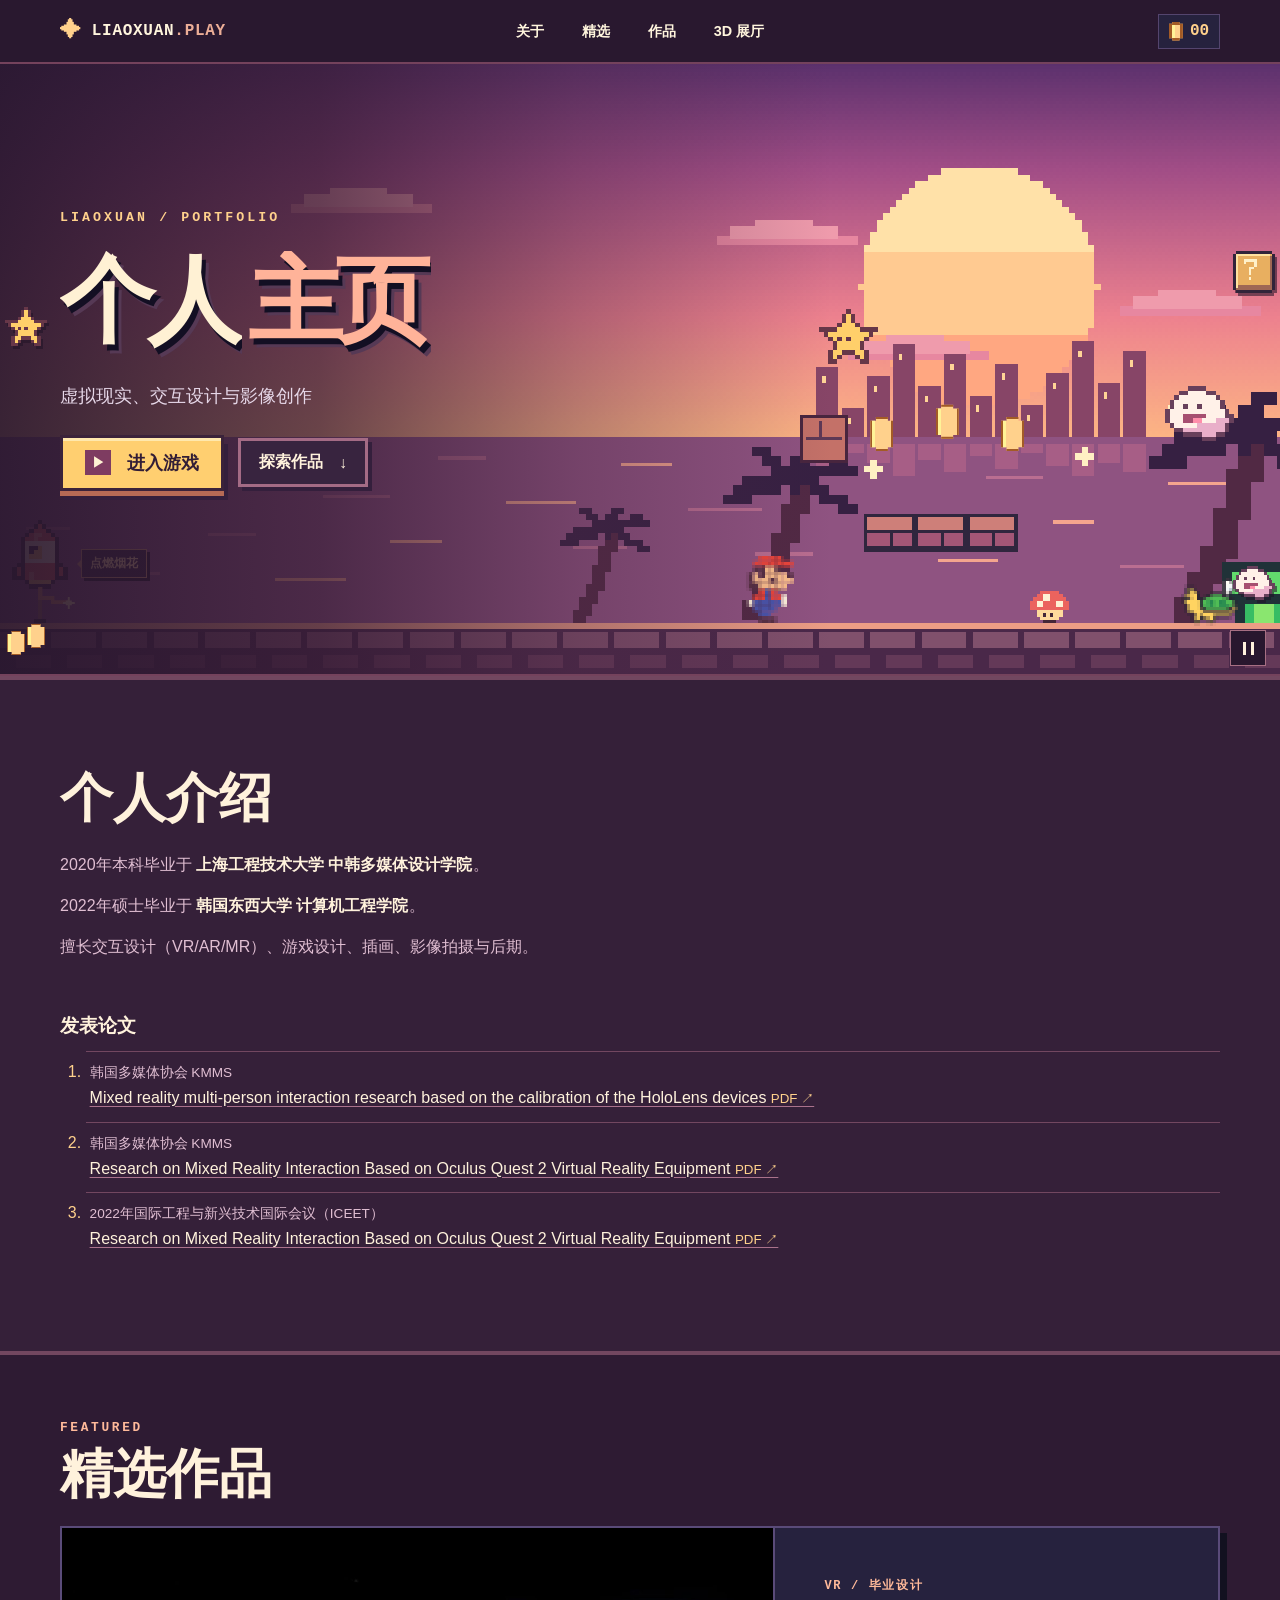
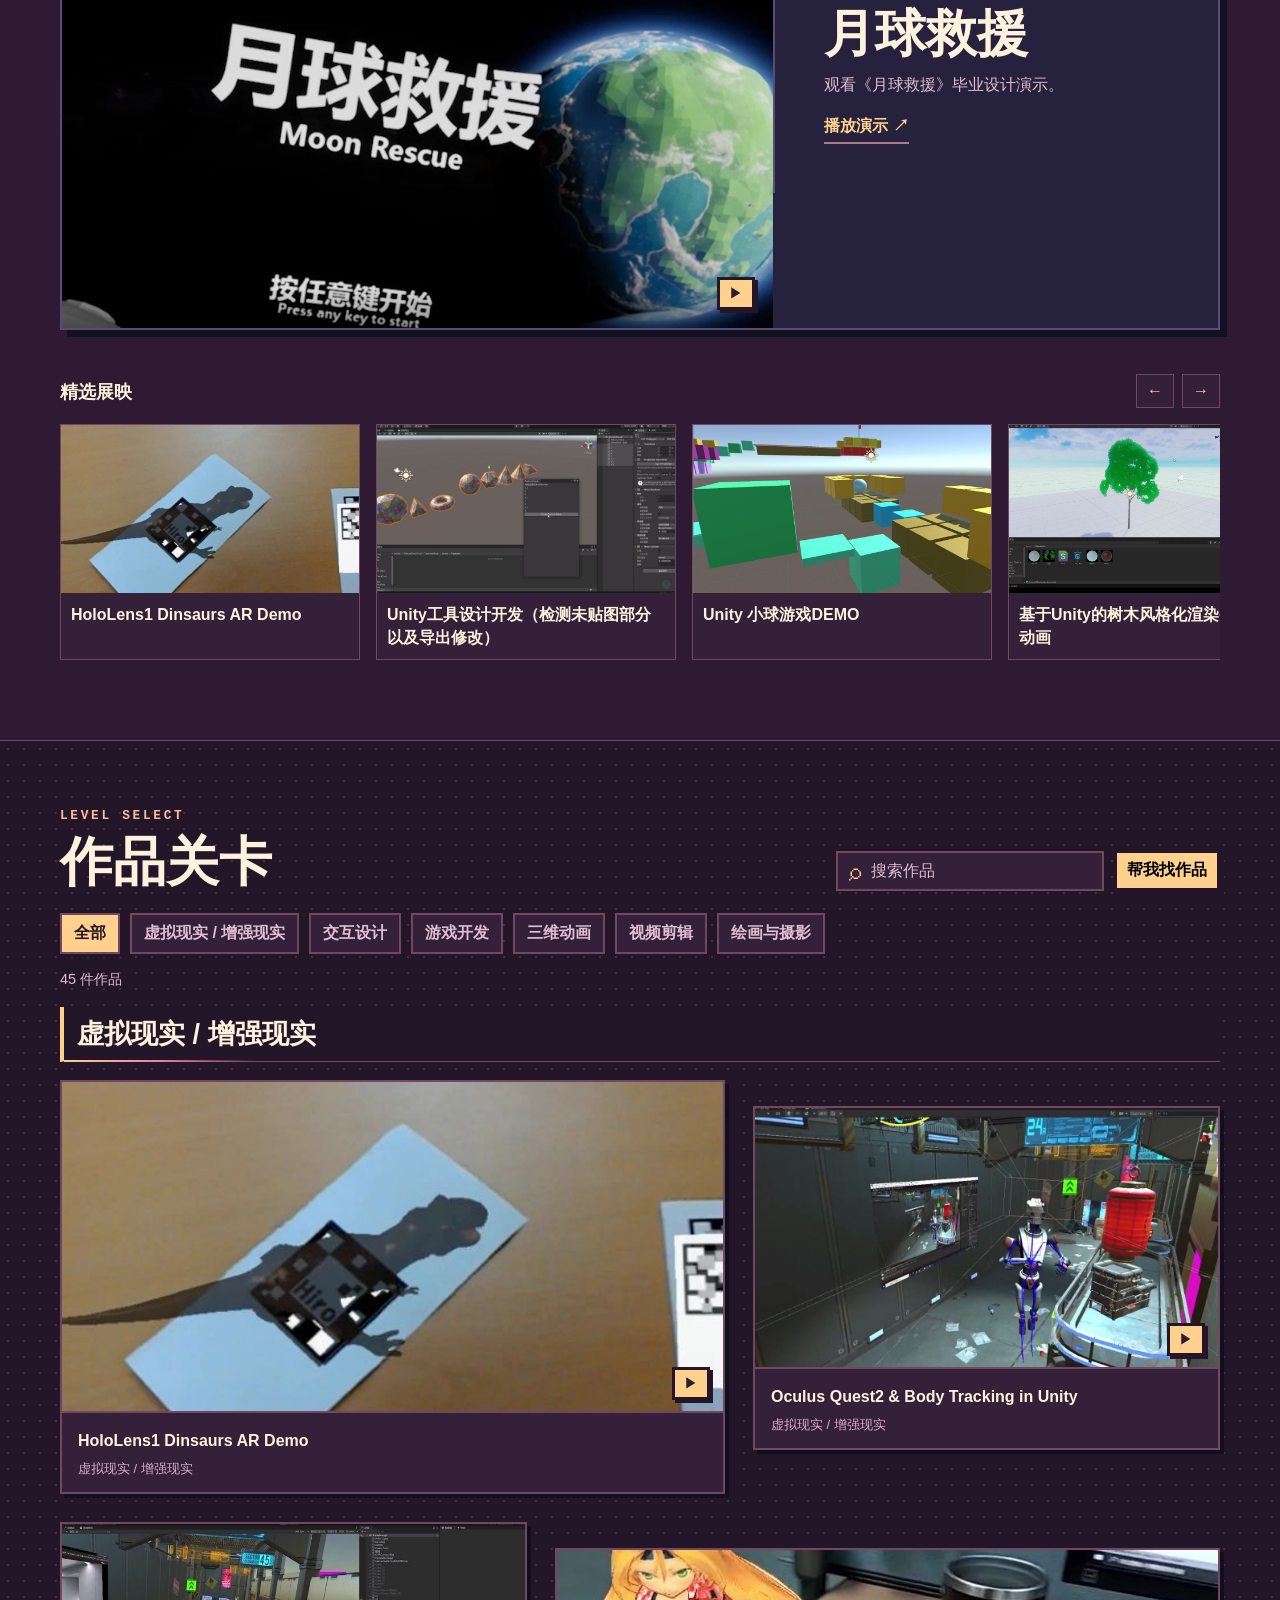
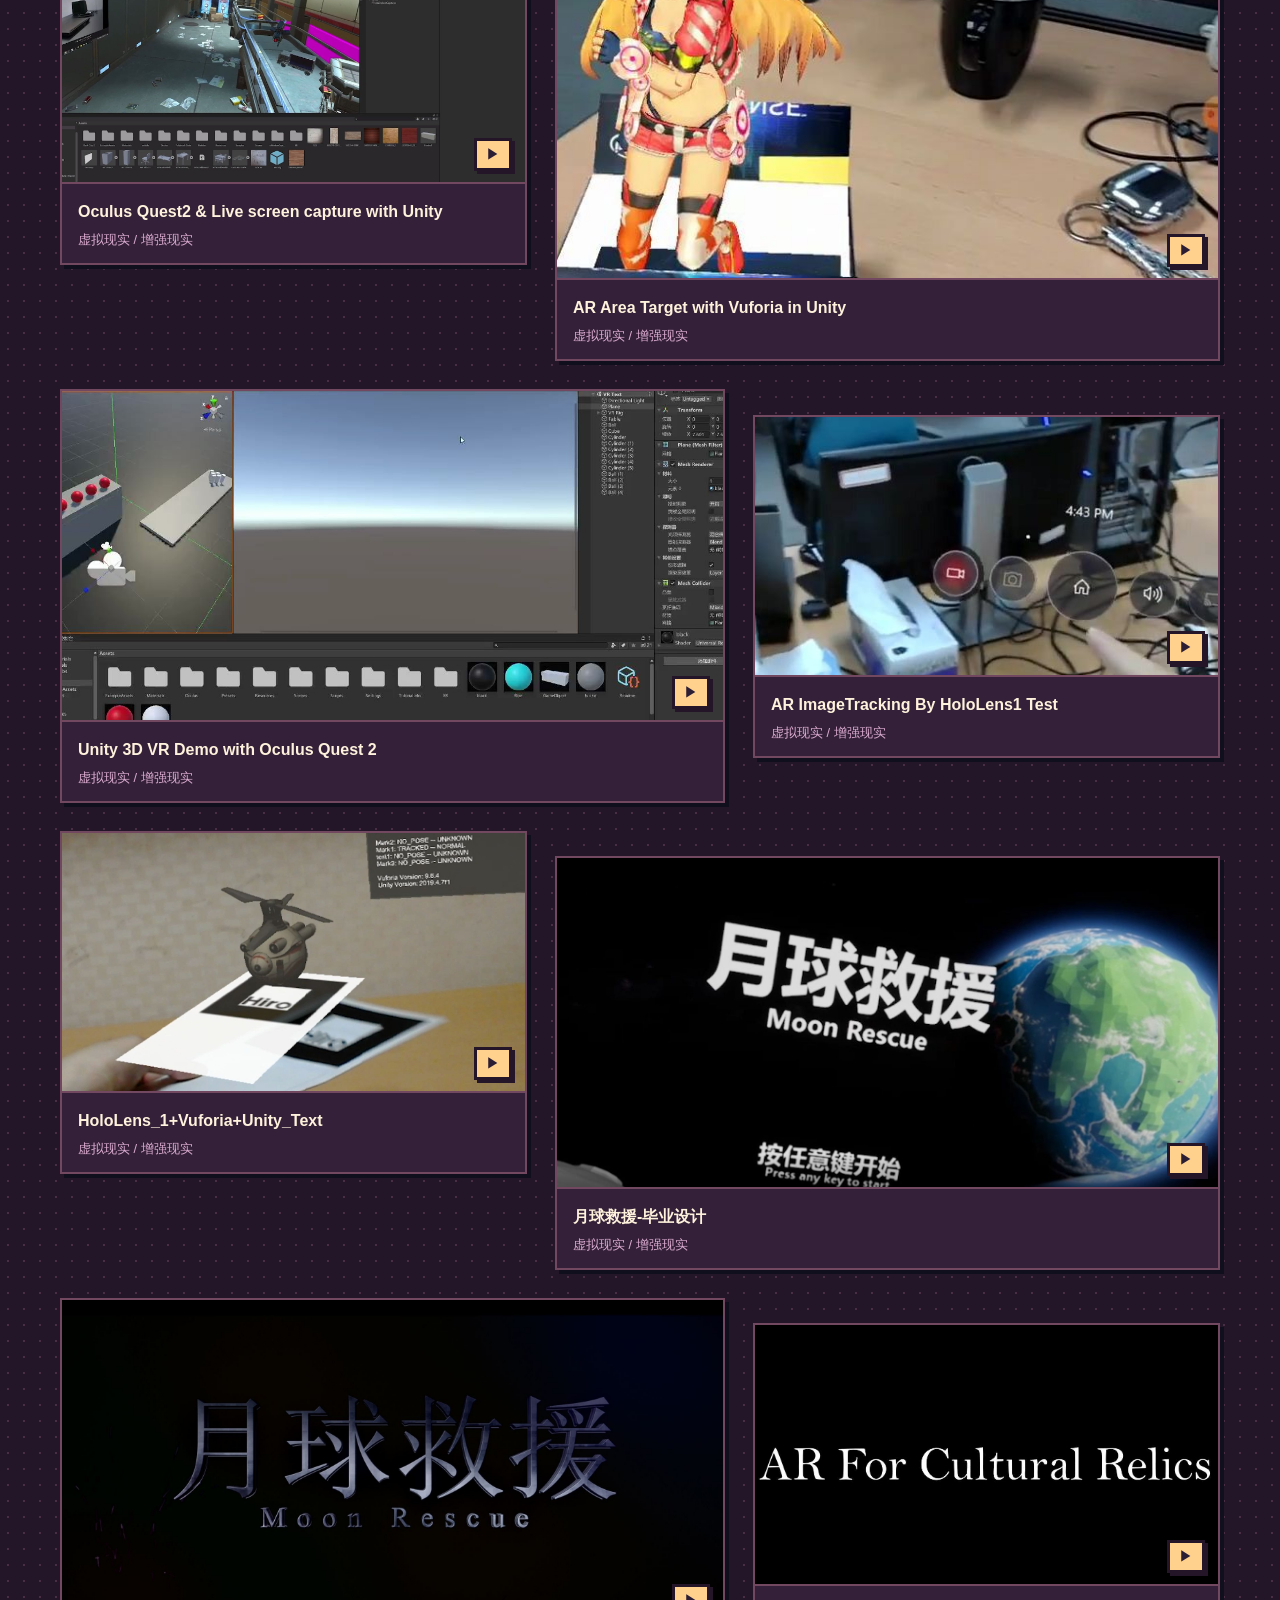
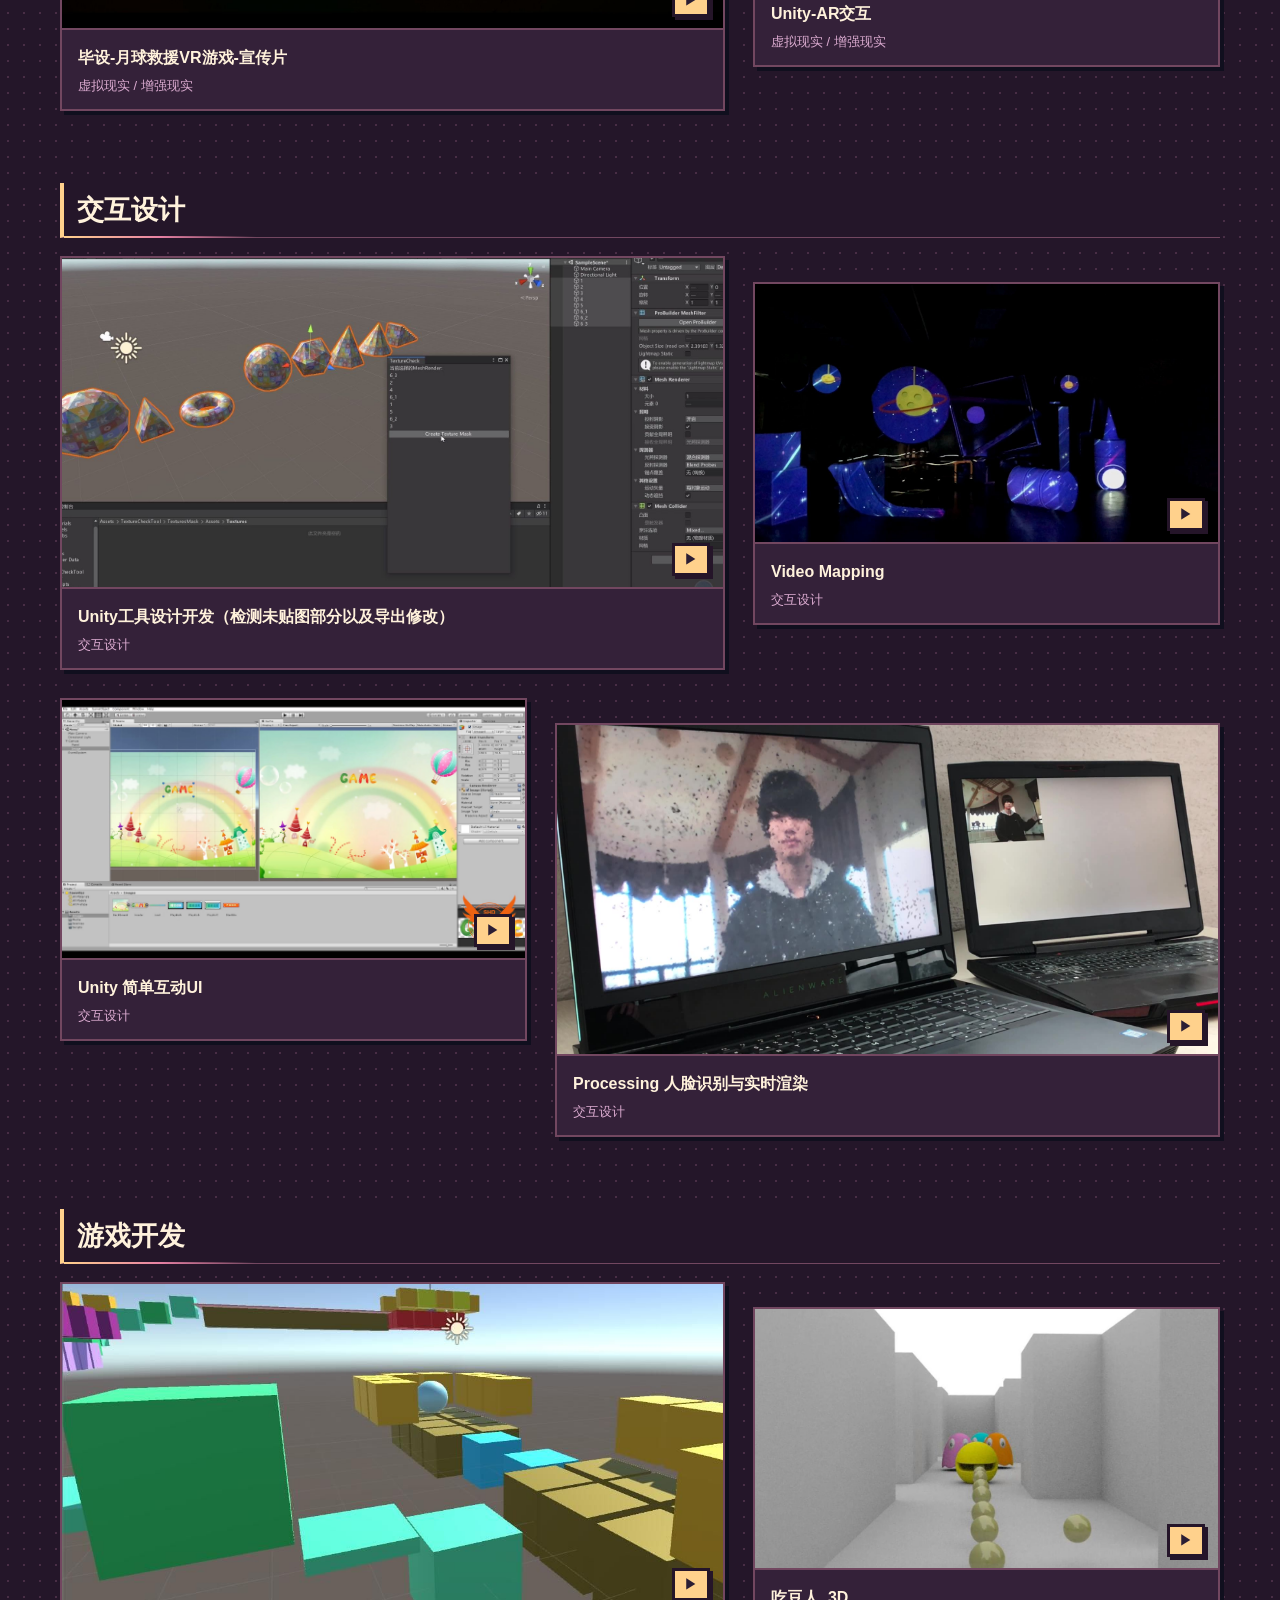
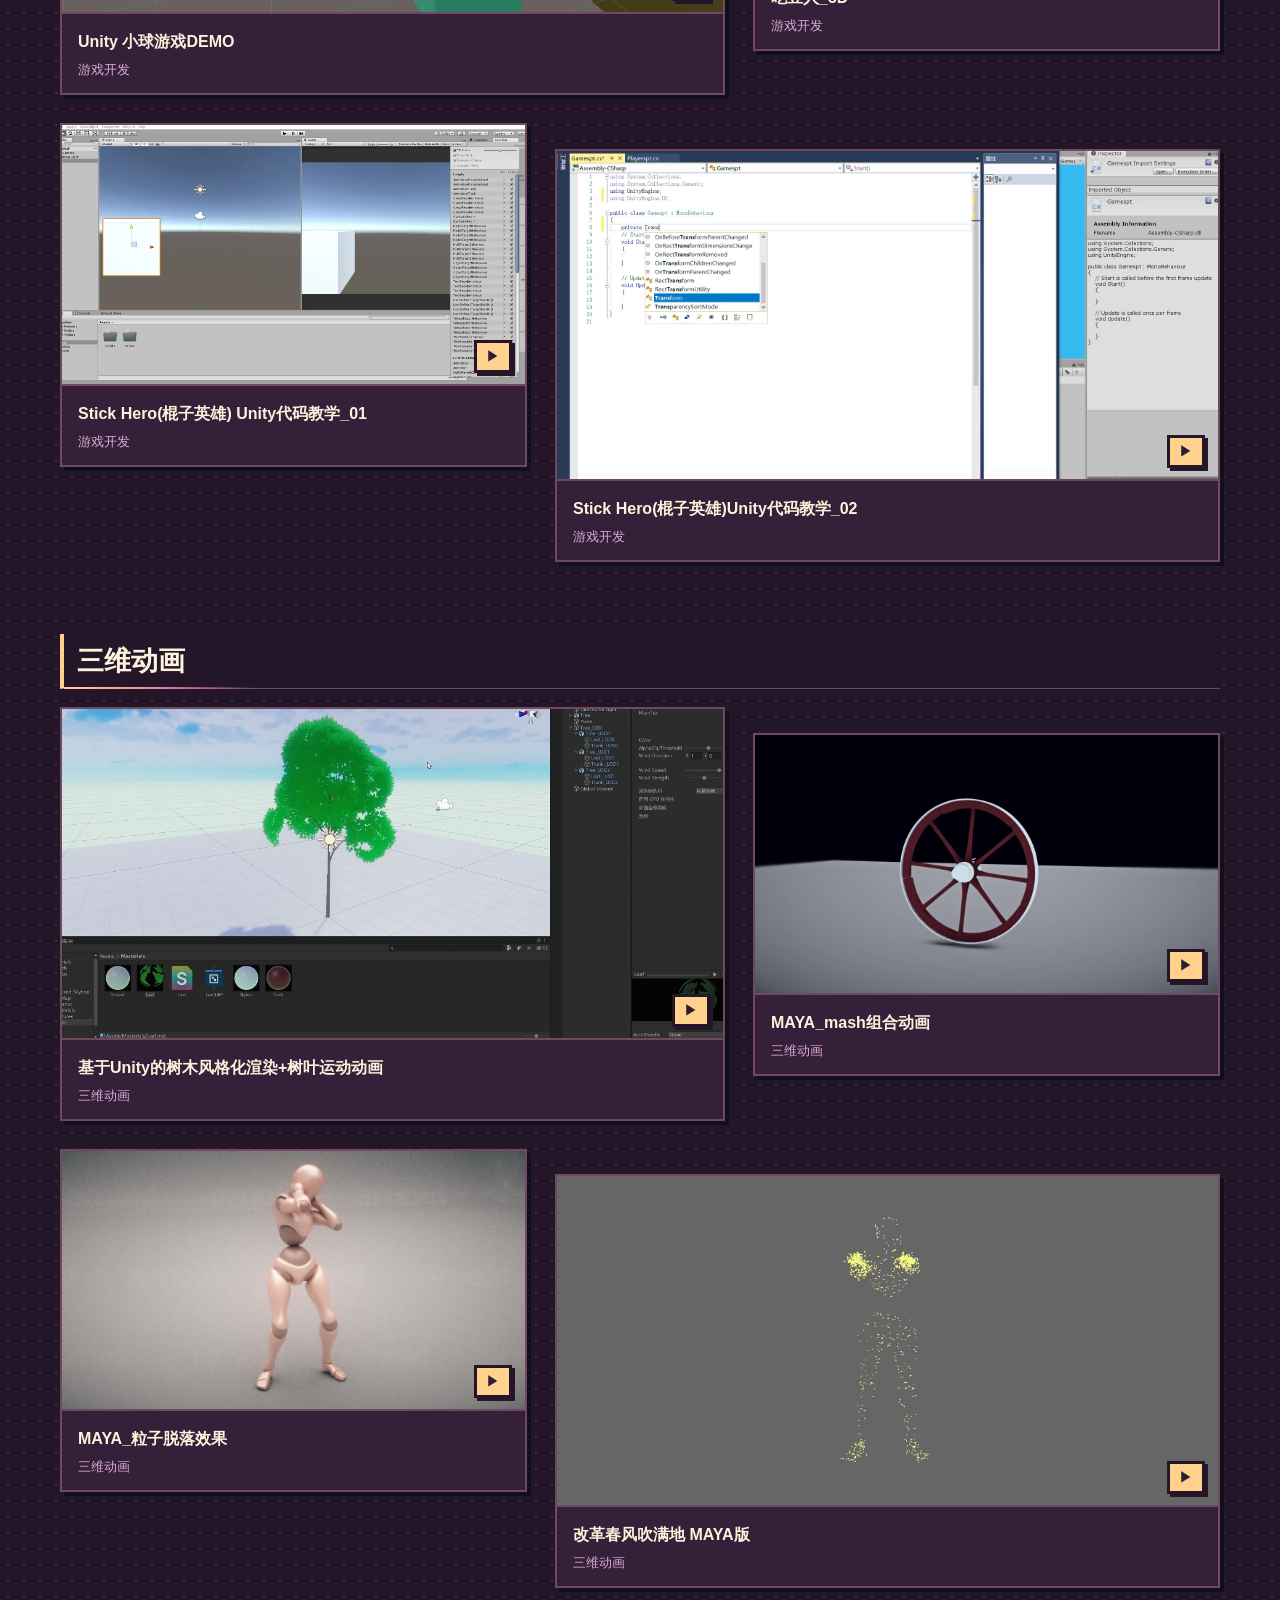
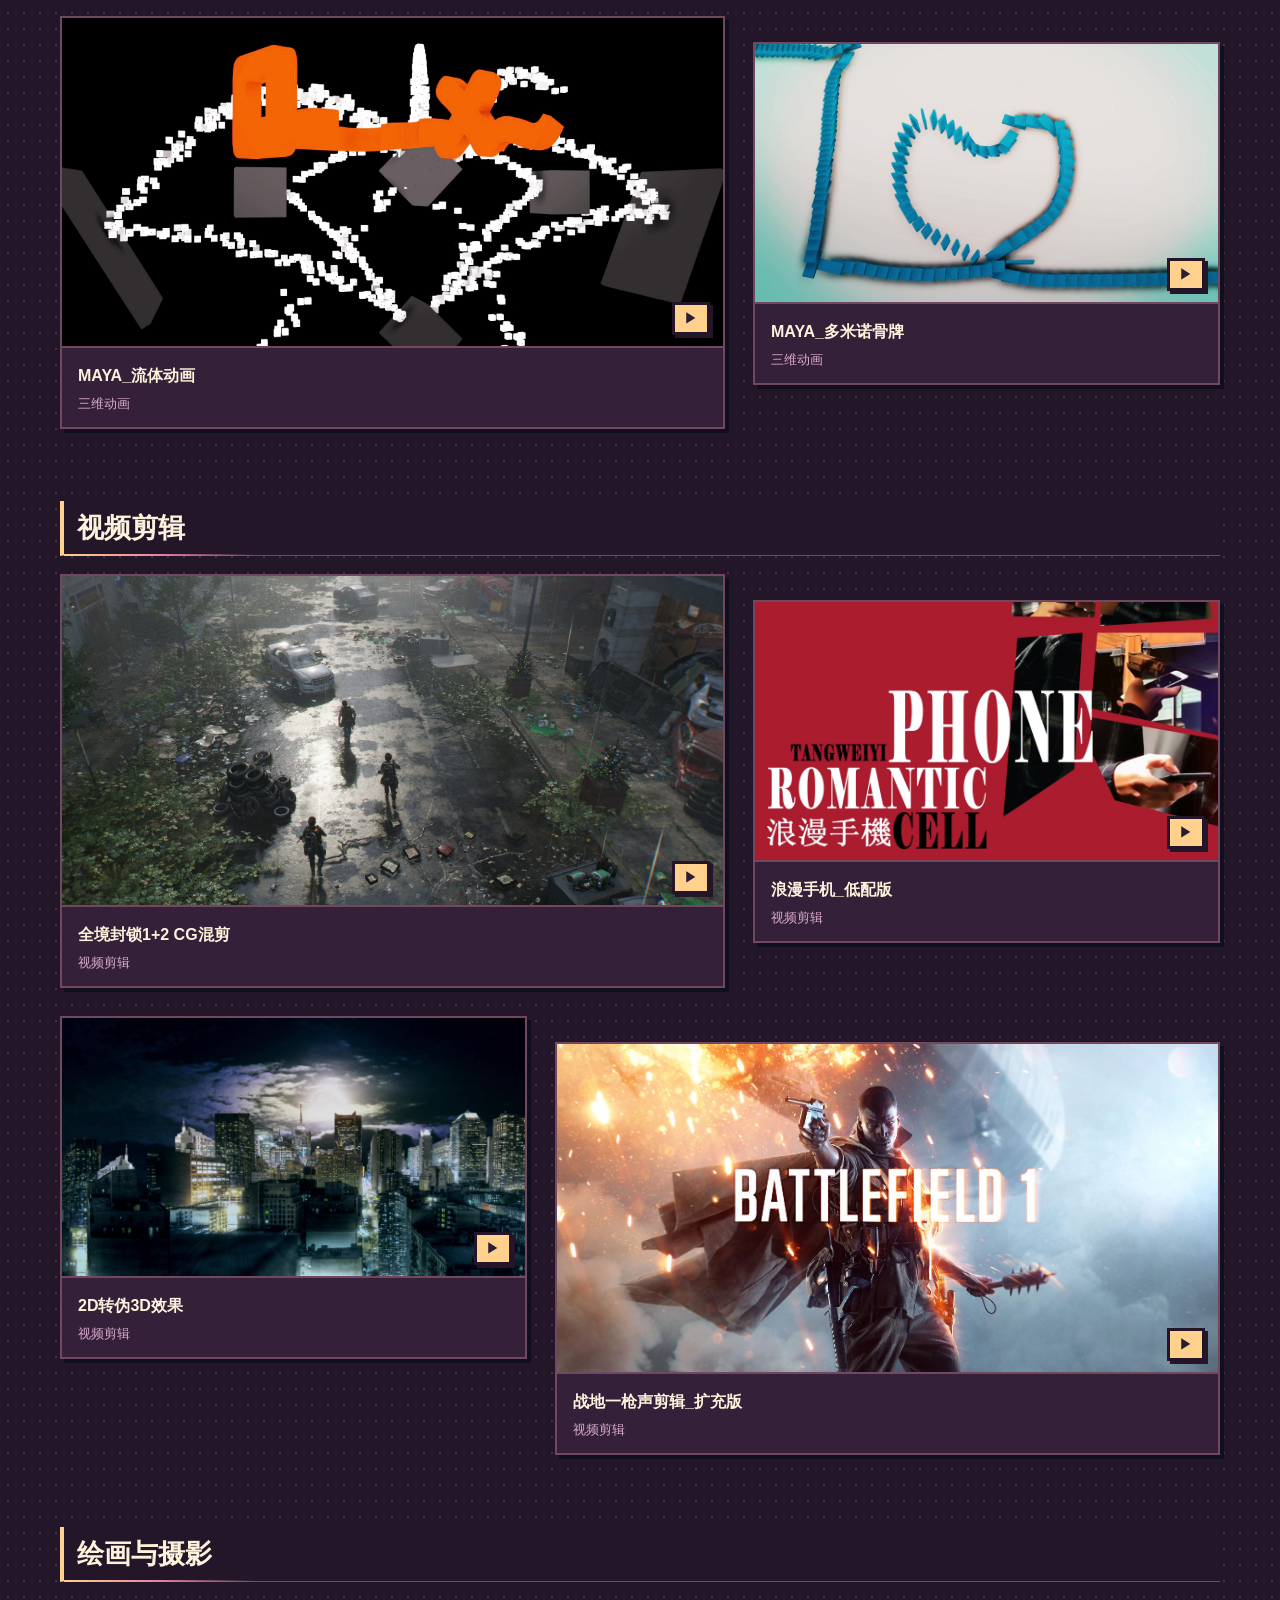
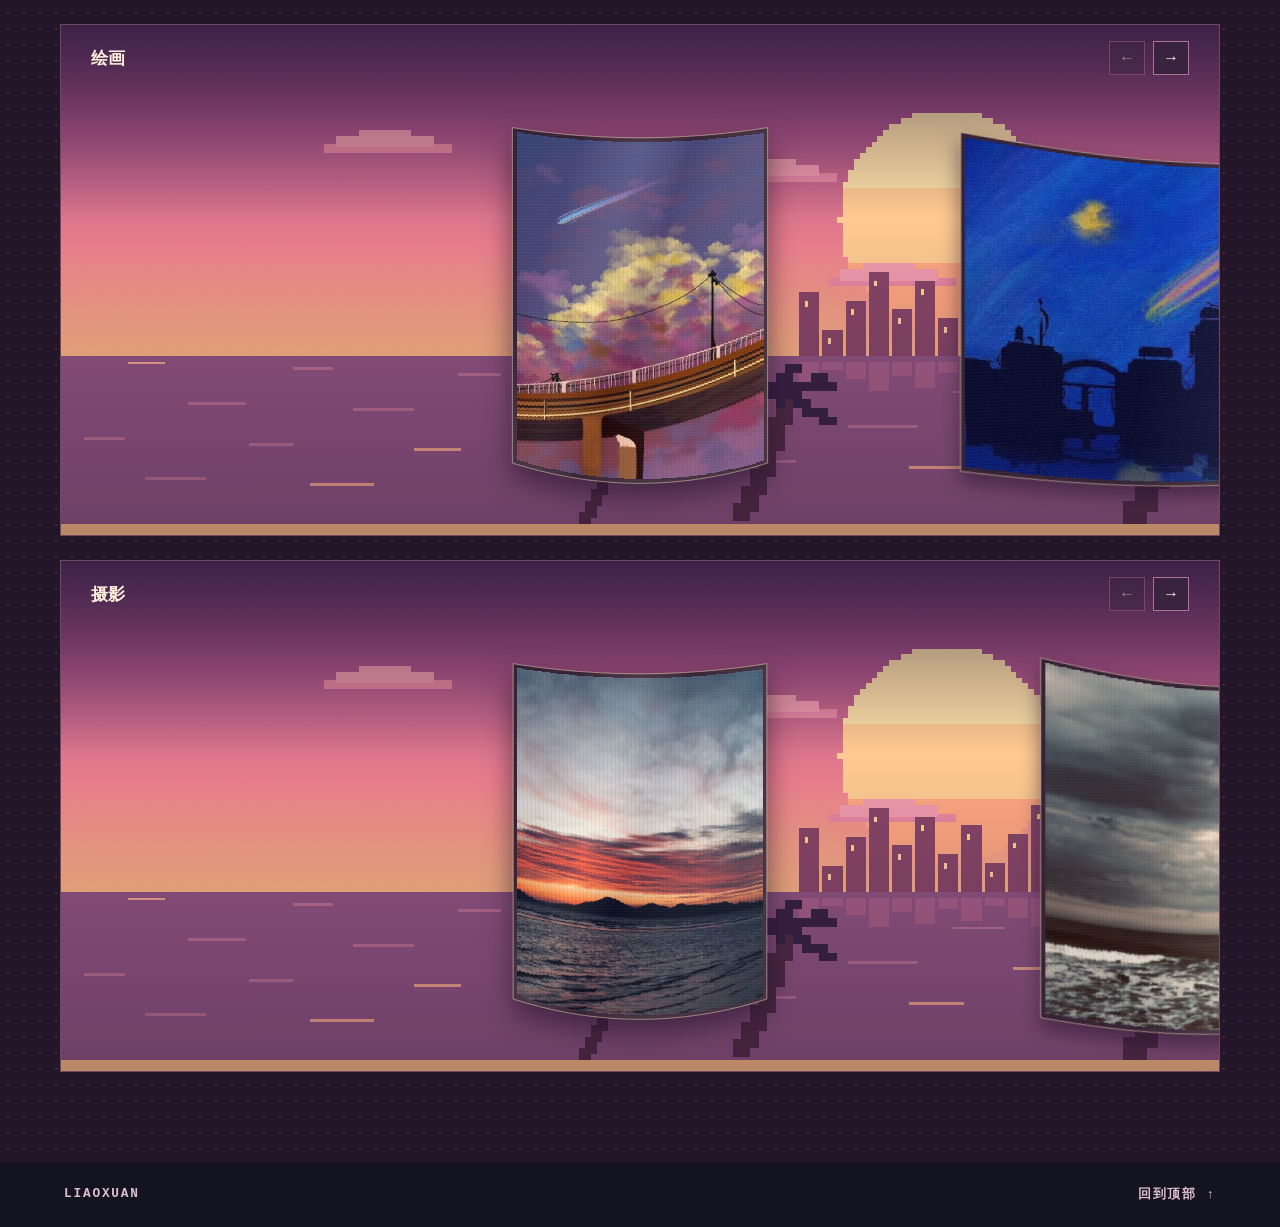
<file: index.html>
<!doctype html>
<html lang="zh-CN">
<head>
  <meta charset="utf-8">
  <meta name="viewport" content="width=device-width, initial-scale=1">
  <meta name="description" content="LIAOXUAN 的个人作品集">
  <title>LIAOXUAN · 像素作品集</title>
  <link rel="stylesheet" href="style.css">
  <link rel="stylesheet" href="interactions.css">
  <script src="works.js" defer></script>
  <script src="site.js" defer></script>
  <script src="game.js" defer></script>
  <script src="hero-animation.js" defer></script>
  <script src="interactions.js" defer></script>
</head>
<body>
  <header class="top">
    <div class="top-inner">
      <a class="brand" href="#home"><span class="brand-icon" aria-hidden="true">✦</span>LIAOXUAN<span class="brand-suffix">.PLAY</span></a>
      <nav aria-label="页面导航"><a href="#about">关于</a><a href="#featured">精选</a><a href="#works">作品</a><a href="motion.html">3D 展厅</a></nav>
      <output class="score" id="score" aria-label="金币数量"><span class="coin" aria-hidden="true"></span><span id="coin-count">00</span></output>
    </div>
    <div class="progress" aria-hidden="true"></div>
  </header>
  <div class="page-floats" aria-hidden="true">
    <div class="page-float page-star"><canvas id="side-star" width="13" height="12"></canvas></div>
    <div class="page-float page-boo"><canvas id="side-boo" width="15" height="13"></canvas></div>
    <div class="page-float page-block"><canvas id="side-block" width="16" height="16"></canvas></div>
    <div class="page-float page-coins"><span class="coin"></span><span class="coin"></span></div>
  </div>
  <div id="firework-effects" aria-hidden="true"></div>
  <main>
    <section id="home" class="hero">
      <div class="hero-scene">
        <div class="scene-plane">
          <canvas id="world" width="400" height="200" aria-hidden="true"></canvas>
          <canvas id="hero-animation" width="400" height="200" role="img" aria-label="马里奥向右跑，跳起顶破砖块，吃蘑菇变身后发射火球击倒乌龟怪"></canvas>
          <canvas id="turtle" width="25" height="17" hidden></canvas>
          <div class="scene-floats" aria-hidden="true">
            <div class="scene-float float-star"><canvas id="float-star" width="13" height="12"></canvas></div>
            <div class="scene-float float-boo"><canvas id="float-boo" width="15" height="13"></canvas></div>
            <div class="scene-float float-coins"><span class="coin"></span><span class="coin"></span><span class="coin"></span></div>
          </div>
          <button type="button" id="hero-mushroom" title="点击蘑菇，开始试玩" aria-label="点击蘑菇，开始试玩"><canvas id="mushroom-sprite" width="12" height="10" aria-hidden="true"></canvas></button>
        </div>
        <button type="button" id="coin-rocket" aria-label="点燃金币烟花">
          <canvas id="rocket-sprite" width="15" height="24" aria-hidden="true"></canvas>
          <span class="rocket-fuse" aria-hidden="true"><span class="fuse-spark"></span></span>
          <span class="rocket-prompt" aria-hidden="true">点燃烟花</span>
        </button>
      </div>
      <div class="wrap hero-layout">
        <div class="hero-copy">
          <p class="label hero-label">LIAOXUAN / PORTFOLIO</p>
          <h1 class="split-title"><span><b>个人</b></span><span><b>主页</b></span></h1>
          <p class="hero-description">虚拟现实、交互设计与影像创作</p>
          <div class="hero-actions">
            <button class="button start-game" type="button" id="start-game"><span aria-hidden="true">▶</span> 进入游戏</button>
            <a class="button explore-works" href="#works">探索作品 <span aria-hidden="true">↓</span></a>
          </div>
        </div>
      </div>
      <button id="hero-pause" type="button" class="hero-pause" aria-label="暂停动画" hidden><span aria-hidden="true"></span></button>
    </section>
    <section id="about" class="about profile" aria-labelledby="profile-title">
      <div class="wrap profile-layout">
        <div class="profile-copy reveal from-left">
          <div class="section-heading"><h2 id="profile-title">个人介绍</h2></div>
          <p>2020年本科毕业于 <strong>上海工程技术大学 中韩多媒体设计学院</strong>。</p>
          <p>2022年硕士毕业于 <strong>韩国东西大学 计算机工程学院</strong>。</p>
          <p>擅长交互设计（VR/AR/MR）、游戏设计、插画、影像拍摄与后期。</p>
        </div>
        <div class="profile-papers">
          <h3>发表论文</h3>
          <ol>
            <li><span>韩国多媒体协会 KMMS</span><a href="https://uploads.strikinglycdn.com/files/c1cfe2c3-2ed0-4567-93c0-6b9f5f2d999d/Mixed%20reality%20multi-person%20interaction%20research%20based%20on%20the%20calibration%20of%20the%20HoloLens%20devices.pdf" target="_blank" rel="noopener">Mixed reality multi-person interaction research based on the calibration of the HoloLens devices <small>PDF ↗</small></a></li>
            <li><span>韩国多媒体协会 KMMS</span><a href="https://uploads.strikinglycdn.com/files/c1cfe2c3-2ed0-4567-93c0-6b9f5f2d999d/Research%20on%20Mixed%20Reality%20Interaction%20Based%20on%20Oculus%20Quest%202%20Virtual%20Reality%20Equipment.pdf" target="_blank" rel="noopener">Research on Mixed Reality Interaction Based on Oculus Quest 2 Virtual Reality Equipment <small>PDF ↗</small></a></li>
            <li><span>2022年国际工程与新兴技术国际会议（ICEET）</span><a href="https://uploads.strikinglycdn.com/files/11c69c60-c334-4813-84a7-178c73282b7e/Research%20on%20Mixed%20Reality%20Interaction%20Based%20on%20Oculus%20Quest%202%20Virtual%20Reality%20Equipment-8pags.pdf" target="_blank" rel="noopener">Research on Mixed Reality Interaction Based on Oculus Quest 2 Virtual Reality Equipment <small>PDF ↗</small></a></li>
          </ol>
        </div>
      </div>
    </section>
    <section id="featured" class="featured">
      <div class="wrap">
        <div class="section-heading reveal from-left">
          <p class="label">FEATURED</p>
          <h2>精选作品</h2>
        </div>
        <button id="featured-work" class="featured-card" type="button" hidden>
          <span class="featured-art reveal from-left"><img alt=""><span class="play" aria-hidden="true">▶</span></span>
          <span class="featured-copy reveal from-right">
            <span class="label">VR / 毕业设计</span>
            <strong>月球救援</strong>
            <span>观看《月球救援》毕业设计演示。</span>
            <span class="featured-action">播放演示 <span aria-hidden="true">↗</span></span>
          </span>
        </button>
        <div class="reel-header">
          <h3>精选展映</h3>
          <div class="reel-controls"><button type="button" id="reel-prev" aria-label="上一件精选作品">←</button><button type="button" id="reel-next" aria-label="下一件精选作品">→</button></div>
        </div>
        <div id="reel" class="reel" role="region" aria-label="精选作品轮播"></div>
      </div>
    </section>
    <section id="works" class="chapter">
      <div class="wrap">
        <div class="catalog-heading">
          <div class="section-heading reveal from-left"><p class="label">LEVEL SELECT</p><h2>作品关卡</h2></div>
          <div class="catalog-tools reveal from-right"><label class="search"><span aria-hidden="true">⌕</span><input id="work-search" type="search" placeholder="搜索作品" aria-label="搜索作品"></label><button class="button finder-button" id="open-finder" type="button">帮我找作品</button></div>
        </div>
        <div id="work-filters" class="filters" role="group" aria-label="按内容筛选作品"></div>
        <p id="work-count" role="status"></p>
        <div id="work-list"></div>
      </div>
    </section>
  </main>
  <footer><span>LIAOXUAN</span><a href="#home">回到顶部 ↑</a></footer>
  <dialog id="detail" aria-labelledby="detail-title">
    <button class="close" type="button" aria-label="关闭作品详情">×</button>
    <h2 id="detail-title"></h2>
    <div id="detail-media"></div>
    <p id="detail-text"></p>
  </dialog>
  <dialog id="finder" aria-labelledby="finder-title">
    <button class="close" type="button" id="close-finder" aria-label="关闭作品向导">×</button>
    <h2 id="finder-title">找一件作品</h2>
    <form id="finder-form">
      <label for="finder-category">选择作品类型</label>
      <select id="finder-category"></select>
      <label for="finder-keyword">关键词（选填）</label>
      <input id="finder-keyword" type="search" placeholder="例如 月球、Unity">
      <button type="submit" class="button">查看结果</button>
    </form>
  </dialog>
  <dialog id="game" aria-labelledby="game-title">
    <button class="close" type="button" id="close-game" aria-label="退出试玩">×</button>
    <h2 id="game-title">像素试玩</h2>
    <p id="game-status" role="status">收集金币，跑到旗杆。</p>
    <canvas id="level" width="384" height="192" tabindex="0" aria-label="像素平台关卡，方向键移动，空格跳跃"></canvas>
    <div class="game-controls">
      <button type="button" class="button" data-control="left" aria-label="向左移动">←</button>
      <button type="button" class="button" data-control="right" aria-label="向右移动">→</button>
      <button type="button" class="button" data-control="jump">跳跃</button>
      <button type="button" class="button" id="restart-game">重玩</button>
    </div>
    <p class="keyboard-help">方向键移动 · 空格跳跃</p>
  </dialog>
</body>
</html>
</file>
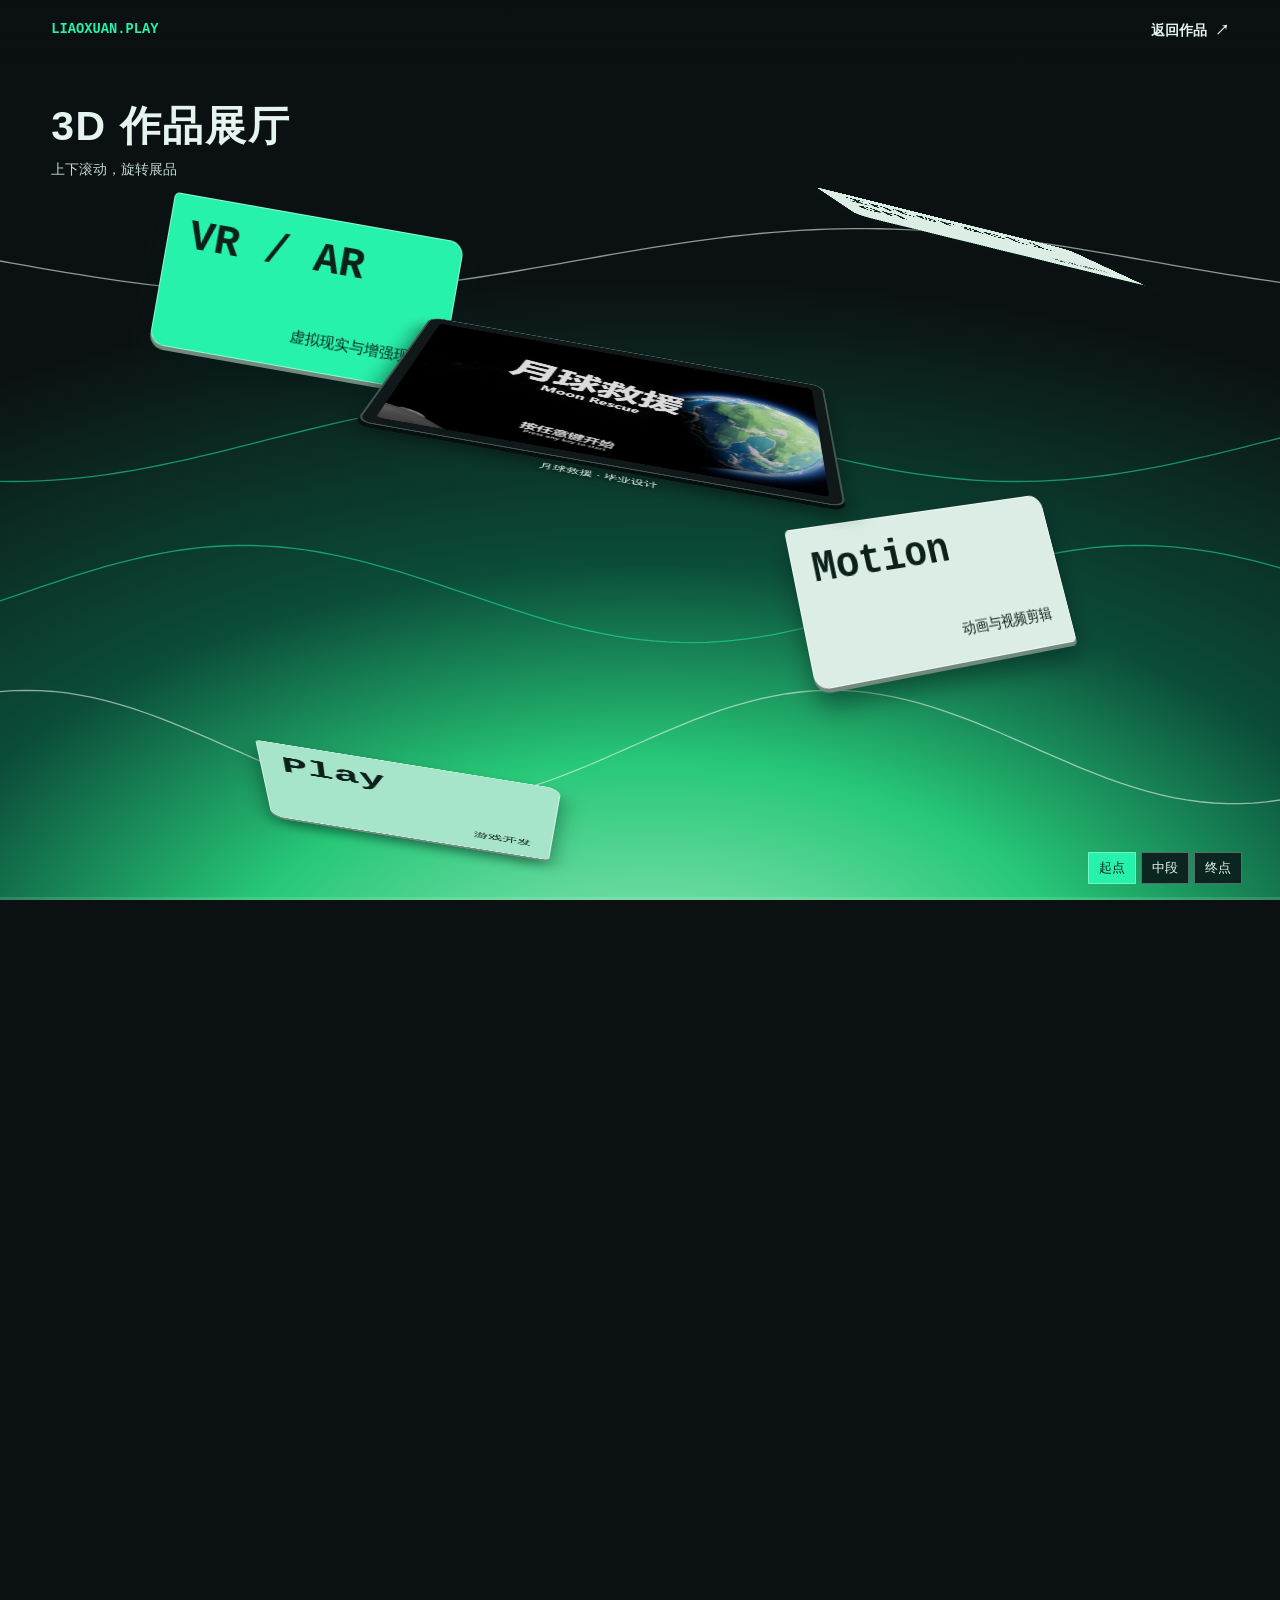
<file: motion.html>
<!doctype html>
<html lang="zh-CN">
<head>
  <meta charset="utf-8">
  <meta name="viewport" content="width=device-width, initial-scale=1">
  <title>3D 展厅 · LIAOXUAN</title>
  <link rel="stylesheet" href="motion.css">
  <script src="motion.js" defer></script>
</head>
<body>
  <header><a href="index.html">LIAOXUAN.PLAY</a><a href="index.html#works">返回作品 ↗</a></header>
  <main class="journey">
    <section class="stage" aria-labelledby="stage-title">
      <div class="intro">
        <h1 id="stage-title">3D 作品展厅</h1>
        <p>上下滚动，旋转展品</p>
      </div>
      <canvas id="waves" aria-hidden="true"></canvas>
      <div class="objects">
        <div class="tile tile-vr" data-lane="0" data-x=".24" data-phase="0"><strong>VR / AR</strong><span>虚拟现实与增强现实</span></div>
        <div class="tile tile-design" data-lane="0" data-x=".76" data-phase="110"><strong>Interaction</strong><span>交互设计</span></div>
        <div class="tile tile-video" data-lane="2" data-x=".73" data-phase="168"><strong>Motion</strong><span>动画与视频剪辑</span></div>
        <div class="tile tile-games" data-lane="3" data-x=".32" data-phase="-35"><strong>Play</strong><span>游戏开发</span></div>
        <figure class="device" data-lane="1" data-x=".48" data-phase="58">
          <div class="device-frame"><img src="media/BV1jf4y1U7Xi.jpg" alt="《月球救援》毕业设计封面"></div>
          <figcaption>月球救援 · 毕业设计</figcaption>
        </figure>
      </div>
      <div class="meter" aria-hidden="true"><span></span></div>
      <div class="stage-controls" role="group" aria-label="展厅进度">
        <button type="button" data-progress="0">起点</button>
        <button type="button" data-progress=".5">中段</button>
        <button type="button" data-progress="1">终点</button>
      </div>
    </section>
  </main>
</body>
</html>
</file>
<file: style.css>
:root{--ink:#211d29;--cream:#fff4d9;--red:#ef463b;--gold:#ffcc46;--green:#40bf6c;--sky:#7dcafa}
*{box-sizing:border-box}
[hidden]{display:none!important}
html{scroll-behavior:smooth;scroll-padding-top:72px}
body{margin:0;background:var(--cream);color:var(--ink);font-family:"DM Sans","Microsoft YaHei",sans-serif}
a{color:inherit;text-decoration:none}
button{font:inherit;cursor:pointer}
a:focus-visible,button:focus-visible{outline:3px dashed currentColor;outline-offset:5px}
.top{height:67px;position:sticky;top:0;z-index:2;background:#23202a;color:#fff5dd;display:flex;align-items:center;justify-content:space-between;padding:0 max(5vw,20px);border-bottom:4px solid #15121c}
.brand,.label,footer{font-family:"Courier Prime","Courier New",monospace;font-weight:900;letter-spacing:.14em}
.brand,.top nav{display:flex;align-items:center;gap:clamp(16px,4vw,42px)}
.brand{gap:13px}
.coin{display:inline-block;width:17px;height:23px;background:var(--gold);border:3px solid #a35b26;box-shadow:inset 3px 0 #fff397;clip-path:polygon(24% 0,76% 0,76% 12%,100% 12%,100% 88%,76% 88%,76% 100%,24% 100%,24% 88%,0 88%,0 12%,24% 12%)}
.top nav a{font-weight:700}
.top nav a:hover,footer a:hover{color:var(--gold)}
.score{display:flex;align-items:center;gap:7px;margin-left:auto;margin-right:clamp(14px,4vw,36px);color:var(--gold);font:bold 16px monospace;font-variant-numeric:tabular-nums}
.score .coin{width:14px;height:19px}
.progress{position:absolute;bottom:-4px;left:0;height:4px;width:100%;background:var(--gold);transform:scaleX(var(--progress,0));transform-origin:left}
.hero{position:relative;display:grid;place-items:center;isolation:isolate;min-height:clamp(535px,78svh,810px);overflow:hidden;background:var(--sky);border-bottom:4px solid var(--ink);text-align:center}
#world{position:absolute;z-index:-1;inset:0;width:100%;height:100%;object-fit:cover;object-position:center bottom;image-rendering:pixelated}
.hero-copy{position:relative;padding:0 14px 104px}
.label{font-size:.9rem;margin:0 0 14px}
.hero .label{display:inline-block;background:var(--ink);color:var(--gold);padding:8px 15px}
h1,h2,h3,p{margin-top:0}
h1{margin:12px 0 30px;font-family:"Archivo Black","Arial Black",sans-serif;font-size:clamp(3rem,12vw,9.5rem);font-weight:1000;line-height:.95;letter-spacing:-.075em;color:#fff5dc;-webkit-text-stroke:clamp(1px,.32vw,5px) var(--ink);paint-order:stroke fill;text-shadow:0 6px 0 var(--ink),0 10px 0 #2e66a0}
h1 span{display:block;margin-top:20px;font-family:"Microsoft YaHei",sans-serif;font-size:clamp(1.65rem,4vw,3.1rem);letter-spacing:.14em;text-shadow:0 4px 0 var(--ink);-webkit-text-stroke:3px var(--ink)}
.button{display:inline-flex;align-items:center;justify-content:center;gap:16px;padding:11px 18px;border:3px solid var(--ink);background:var(--gold);font-weight:800;box-shadow:4px 4px 0 var(--ink);transition:transform .15s,box-shadow .15s}
.button.red{background:var(--red);color:#fff}
.button:hover{transform:translate(-2px,-2px);box-shadow:6px 6px 0 var(--ink)}
.button:active{transform:translate(3px,3px);box-shadow:1px 1px 0 var(--ink)}
.ground{position:absolute;bottom:0;left:0;right:0;height:30px;border-top:5px solid var(--ink);background:repeating-linear-gradient(90deg,transparent 0 28px,#8a442c 28px 32px),linear-gradient(#ef9a4e 0 25%,#b96635 25% 40%,#d88342 40%)}
.flight{position:absolute;z-index:-1;top:13%;left:6%;width:clamp(50px,8vw,95px);pointer-events:none;animation:flight 13s linear infinite}
.flight canvas{display:block;width:100%;image-rendering:pixelated;animation:bob .7s ease-in-out infinite alternate}
@keyframes flight{0%,100%{left:6%;transform:scaleX(1)}49.9%{left:calc(94% - clamp(50px,8vw,95px));transform:scaleX(1)}50%{left:calc(94% - clamp(50px,8vw,95px));transform:scaleX(-1)}99.9%{left:6%;transform:scaleX(-1)}}
@keyframes bob{to{transform:translateY(13px)}}
.wrap{width:min(1100px,90%);margin:auto}
.chapter{padding:75px 0 92px;background-color:var(--cream);background-image:radial-gradient(#d4ad7450 1px,transparent 1px);background-size:16px 16px}
.chapter-title{display:flex;align-items:center;gap:18px;margin-bottom:28px}
.chapter-title h2,.about h2{font-size:clamp(1.8rem,5vw,3.25rem);line-height:1.12;margin:0;font-weight:900}
.filters{display:flex;flex-wrap:wrap;gap:10px;margin:0 0 16px}
.filters button{padding:8px 12px;border:2px solid var(--ink);background:#fffbef;color:var(--ink);font-weight:700}
.filters button[aria-pressed="true"]{background:var(--gold);box-shadow:3px 3px var(--ink)}
.filters button:hover{background:#ffe095}
#work-count{margin:0 0 18px;font-size:.9rem}
.block{display:grid;place-items:center;width:52px;height:52px;border:4px solid var(--ink);box-shadow:inset 4px 4px #fff098,inset -4px -4px #d88224;background:var(--gold);font:bold 35px monospace}
.card{border:4px solid var(--ink);background:#fffbef;box-shadow:7px 7px var(--ink)}
.grid{display:grid;grid-template-columns:repeat(auto-fit,minmax(min(100%,275px),1fr));gap:26px}
.card{display:flex;flex-direction:column;padding:0;text-align:left;color:inherit}
.thumbnail{display:block;position:relative;width:100%;background:#e7dac4}
.play{position:absolute;bottom:13px;right:13px;display:grid;place-items:center;width:38px;height:33px;background:var(--gold);border:3px solid var(--ink);box-shadow:3px 3px var(--ink);font-size:.9rem}
.card:hover .play,.card:focus-visible .play{background:var(--red);color:white}
.card img{width:100%;aspect-ratio:16/9;object-fit:cover;display:block;border-bottom:4px solid var(--ink)}
.card strong{display:block;padding:16px 16px 8px}
.card-category{padding:0 16px 14px;margin-top:auto;color:#585060;font-size:.8rem}
.about{background:#b9efad;border-block:4px solid var(--ink);padding:68px 0}
.about-inner{display:flex;align-items:center;gap:clamp(16px,5vw,48px)}
.about img{border:4px solid var(--ink);box-shadow:5px 5px var(--ink);background:#fff5dc;object-fit:cover}
.about p:last-child{margin:12px 0 0}
footer{background:var(--ink);color:var(--cream);display:flex;justify-content:space-between;gap:10px;padding:24px 5vw;font-size:.8rem}
.reveal.enter-up{animation:enter-up .65s cubic-bezier(.18,.7,.25,1) both}
.reveal.enter-down{animation:enter-down .65s cubic-bezier(.18,.7,.25,1) both}
@keyframes enter-up{from{opacity:.2;transform:translateY(36px)}to{opacity:1;transform:translateY(0)}}
@keyframes enter-down{from{opacity:.2;transform:translateY(-36px)}to{opacity:1;transform:translateY(0)}}
.reveal.from-left{--entry-x:calc(-1 * clamp(22px,5vw,72px))}
.reveal.from-right{--entry-x:clamp(22px,5vw,72px)}
.reveal:is(.from-left,.from-right).enter-up{animation-name:enter-side-up}
.reveal:is(.from-left,.from-right).enter-down{animation-name:enter-side-down}
@keyframes enter-side-up{from{opacity:.18;transform:translate(var(--entry-x),12px)}to{opacity:1;transform:translate(0,0)}}
@keyframes enter-side-down{from{opacity:.18;transform:translate(var(--entry-x),-12px)}to{opacity:1;transform:translate(0,0)}}
.featured,.chapter,.about{overflow:clip}
dialog{width:min(740px,92vw);max-height:90vh;overflow:auto;padding:24px;border:4px solid var(--ink);box-shadow:7px 7px var(--ink);background:var(--cream);color:var(--ink)}
dialog::backdrop{background:#211d29b8}
dialog h2{padding-right:35px}
.close{position:absolute;right:12px;top:12px;border:2px solid var(--ink);background:var(--gold);font-size:1.3rem}
#detail-media video,#detail-media img{display:block;width:100%;margin:0 0 12px;border:0}
#detail-media video{max-height:65vh;background:#211d29}
#detail-text{white-space:pre-wrap}
@media(max-width:580px){.about img{width:70px;height:70px}.hero-copy{padding-bottom:85px}}
@media(prefers-reduced-motion:reduce){*,*::before,*::after{scroll-behavior:auto!important;animation:none!important;transition:none!important}}

:root {
  --ink:#251529;
  --cream:#fff2dc;
  --gold:#ffd18c;
  --red:#ffa78e;
  --edge:#724760;
  --panel:#342139;
  --muted:#e0bed2;
}
body{background:#171627;color:var(--cream)}
.wrap,.top-inner{width:min(1160px,calc(100% - 80px));margin-inline:auto}
.top{height:64px;padding:0;background:#29182f;border-bottom:2px solid #74425c}
.top-inner{display:grid;grid-template-columns:1fr auto 1fr;align-items:center;height:100%;gap:20px}
.brand{gap:0;letter-spacing:.045em;font-size:1rem;justify-self:start}
.brand-icon{color:var(--gold);margin-right:10px;font-size:1.3em}
.brand-suffix{color:#ecae97}
.top nav{gap:clamp(16px,3vw,38px);font-size:.9rem}
.score{margin:0;justify-self:end;min-width:62px;justify-content:center;padding:7px 8px;background:#26223e;border:1px solid #54456e}
.progress{height:2px;bottom:-2px}
.hero{min-height:clamp(480px,68svh,720px);display:flex;align-items:center;background:linear-gradient(#482966,#ed818e 66%,#4a2849);border-bottom:2px solid #74425c;text-align:left}
.hero::before{content:"";position:absolute;inset:0;z-index:-1;pointer-events:none;background:linear-gradient(90deg,#171629 4%,#171629bd 35%,transparent 69%);opacity:.92}
#world{z-index:-2;object-position:65% bottom}
.hero-layout{padding:70px 0 110px}
.hero-copy{padding:0}
.hero .hero-label{padding:0;background:none;color:var(--gold);font-size:.83rem;letter-spacing:.23em}
.hero h1{margin:12px 0 19px;color:#fff1d4;font-family:"Archivo Black","Microsoft YaHei",sans-serif;font-size:clamp(3.3rem,7.4vw,7.5rem);line-height:1.04;letter-spacing:-.08em;text-shadow:4px 6px #130f23,7px 9px #563955;-webkit-text-stroke:0}
.hero h1 span{display:inline;margin:0 0 0 .06em;color:#ffb399;font:inherit;letter-spacing:inherit;text-shadow:inherit;-webkit-text-stroke:0}
.hero-description{margin:0 0 27px;color:#e6d7e8;font-size:clamp(.94rem,1.8vw,1.14rem)}
.button.red{background:var(--red);color:#241933;border-color:#271735;box-shadow:4px 4px #100f21}
.button.red:hover{background:#ffc3a9}
.flight{top:11%;width:clamp(44px,6vw,78px)}
@keyframes flight{0%,100%{left:46%;transform:scaleX(1)}49.9%{left:calc(96% - clamp(44px,6vw,78px));transform:scaleX(1)}50%{left:calc(96% - clamp(44px,6vw,78px));transform:scaleX(-1)}99.9%{left:46%;transform:scaleX(-1)}}
.ground{height:27px;border:0;border-top:4px solid #a98cb5;background:repeating-linear-gradient(90deg,transparent 0 30px,#171627 30px 33px),linear-gradient(#63517d 0 30%,#3a3051 30%)}
.featured{padding:65px 0 68px;background:#2e1b33}
.section-heading .label,.about .label{margin:0 0 9px;color:#ffba9a;font-size:.8rem;letter-spacing:.21em}
.section-heading h2,.about h2{margin:0;font-size:clamp(1.9rem,4.4vw,3.3rem);line-height:1.12}
.featured-card{display:grid;grid-template-columns:1.6fr 1fr;width:100%;margin-top:23px;padding:0;text-align:left;color:var(--cream);background:#26223e;border:2px solid #5a4b79;box-shadow:7px 7px #121120}
.featured-art{position:relative;display:block;min-height:240px;background:#302744}
.featured-art img{display:block;width:100%;height:100%;aspect-ratio:16/9;object-fit:cover}
.featured-art .play{bottom:18px;right:18px}
.featured-copy{display:flex;flex-direction:column;justify-content:center;align-items:flex-start;gap:12px;padding:clamp(20px,4vw,49px);color:var(--muted);border-left:2px solid #5a4b79}
.featured-copy .label{margin:0;color:#ffba9a;font-size:.75rem}
.featured-copy strong{color:var(--cream);font-size:clamp(1.65rem,4vw,3.4rem);line-height:1.1}
.featured-action{margin-top:8px;padding-bottom:5px;border-bottom:2px solid #b17b7f;color:var(--gold);font-weight:700}
.chapter{padding:67px 0 90px;background-color:#241629;background-image:radial-gradient(#97618350 1px,transparent 1px);border-top:1px solid var(--edge)}
.catalog-heading{display:flex;justify-content:space-between;gap:18px;align-items:end;margin-bottom:22px}
.search{display:flex;align-items:center;gap:10px;background:var(--panel);border:2px solid var(--edge);padding:0 11px;color:var(--gold)}
.search span{font-size:1.5rem}
.search input{width:min(220px,32vw);padding:9px 0;border:0;color:var(--cream);background:transparent;font:inherit}
.search input::placeholder{color:var(--muted)}
.search:focus-within{border-color:var(--gold)}
.filters button{background:var(--panel);color:var(--muted);border-color:var(--edge)}
.filters button[aria-pressed="true"],.filters button:hover{color:var(--ink);background:var(--gold)}
#work-count{color:var(--muted)}
.work-group:not([hidden]) ~ .work-group{margin-top:clamp(32px,6vw,72px)}
.work-group h3{margin:0 0 18px;padding:9px 0 9px 13px;border-left:4px solid var(--gold);border-bottom:1px solid var(--edge);font-size:clamp(1.18rem,2.6vw,1.7rem);color:var(--cream)}
.work-group h3{position:relative}
.work-group h3::after{content:"";position:absolute;left:0;bottom:-1px;width:min(38%,12rem);height:2px;background:linear-gradient(90deg,var(--gold),#e781a4,transparent);transform-origin:left}
.work-group h3:is(.enter-up,.enter-down)::after{animation:heading-line .75s .08s ease-out both}
@keyframes heading-line{from{transform:scaleX(0);opacity:.3}to{transform:scaleX(1);opacity:1}}
.featured-art{overflow:hidden}
.featured-art img{transform:translateY(var(--featured-drift,0%)) scale(1.06)}
.grid{grid-template-columns:repeat(12,minmax(0,1fr));gap:clamp(14px,2.2vw,28px);align-items:start}
.card{background:var(--panel);border:2px solid var(--edge);box-shadow:4px 4px #100f1e}
.grid .card{grid-column:span 5;min-width:0}
.grid .card:nth-child(4n + 1 of :not([hidden])),.grid .card:nth-child(4n of :not([hidden])){grid-column:span 7}
.grid .card:nth-child(4n + 1 of :not([hidden])) img,.grid .card:nth-child(4n of :not([hidden])) img{aspect-ratio:2 / 1}
.grid .card:nth-child(even of :not([hidden])){margin-top:clamp(12px,2vw,26px)}
.card:hover,.featured-card:hover{border-color:#efa587}
.card img{border-bottom:2px solid var(--edge)}
.card strong{line-height:1.5}
.card-category{color:#dbabd0}
.play{color:#2b1d34;background:var(--gold)}
.card:hover .play,.card:focus-visible .play,.featured-card:hover .play{color:var(--ink);background:#ffc3a9}
.about{background:#352039;border-color:var(--edge)}
.about img{border-color:#64517f}
footer{background:#141322;color:var(--muted)}
dialog{background:#26223e;color:var(--cream);border-color:#77628e;box-shadow:7px 7px #141221}
.close{color:var(--ink)}
.hero-actions{display:flex;align-items:center;gap:14px;flex-wrap:wrap}
.start-game{min-height:56px;padding:10px 22px;font-size:1.12rem;color:#321d36;background:#ffcf70;border-color:#3b233a;box-shadow:inset 0 3px #ffe8ad,0 5px #b66a55,4px 9px #341f3c}
.start-game span{display:grid;place-items:center;width:26px;height:25px;color:#fff3d4;background:#7e3c61;font-size:.82rem}
.start-game:hover,.start-game:focus-visible{background:#ffe193;box-shadow:inset 0 3px #fff2c4,0 5px #b66a55,5px 10px #341f3c}
.start-game:active{box-shadow:inset 0 2px #ffe8ad,0 2px #b66a55,2px 4px #341f3c}
.explore-works{color:var(--cream);background:#38243f;border-color:#a46b85;box-shadow:4px 4px #341f3c}
.explore-works:hover{background:#4c2d50}
#hero-mushroom{position:absolute;z-index:1;right:10%;bottom:9%;padding:8px;border:0;background:transparent;transition:transform .18s}
#hero-mushroom:hover,#hero-mushroom:focus-visible{transform:translateY(-8px)}
#hero-mushroom canvas{display:block;width:clamp(32px,5vw,58px);image-rendering:pixelated;filter:drop-shadow(3px 4px #21182e)}
#game{width:min(840px,94vw)}
#game h2{margin-bottom:8px}
#game-status{min-height:1.5em;color:var(--gold);margin-bottom:10px}
#level{display:block;width:100%;border:2px solid var(--edge);background:#1c1838;image-rendering:pixelated}
.game-controls{display:flex;gap:10px;flex-wrap:wrap;margin-top:14px}
.game-controls button{touch-action:none;user-select:none;padding:8px 14px}
#restart-game{margin-left:auto}
.keyboard-help{margin:13px 0 0;color:var(--muted);font-size:.85rem}
.hero-scene{position:absolute;inset:0;container-type:size}
.scene-plane{position:absolute;right:0;bottom:0;width:max(100%,200cqh);aspect-ratio:2}
#world{z-index:0;object-fit:fill}
#hero-animation{position:absolute;inset:0;width:100%;height:100%;image-rendering:pixelated;pointer-events:none}
.hero-pause{position:absolute;z-index:3;right:14px;bottom:8px;display:grid;place-items:center;width:36px;height:36px;color:var(--cream);background:#28172e;border:1px solid #a66f83}
.hero-pause span{width:11px;height:13px;border-inline:3px solid currentColor}
.hero-pause.is-paused span{width:12px;border:0;background:currentColor;clip-path:polygon(0 0,100% 50%,0 100%)}
.hero::before{z-index:1;background:linear-gradient(90deg,#28172e 0%,#321a32c9 25%,#47264066 45%,transparent 65%)}
.hero-layout{position:relative;z-index:2;pointer-events:none}
.hero-actions{pointer-events:auto;width:fit-content}
#hero-mushroom{position:absolute;right:auto;bottom:auto;z-index:1;padding:0;border:0;background:transparent;box-shadow:none}
#hero-mushroom{left:80.5%;top:87%;width:3%}
#hero-mushroom canvas{display:block;width:100%;height:auto;image-rendering:pixelated;filter:none}
#hero-mushroom:hover{filter:brightness(1.14)}
#hero-mushroom:active{transform:translateY(2px)}
.flight{z-index:1;top:27%;left:56%;width:6.25%;animation-name:scene-flight}
@keyframes scene-flight{0%,100%{left:56%;transform:scaleX(1)}49.9%{left:89%;transform:scaleX(1)}50%{left:89%;transform:scaleX(-1)}99.9%{left:56%;transform:scaleX(-1)}}
.flight canvas{filter:brightness(.88) saturate(.85)}
.scene-floats{position:absolute;inset:0;z-index:1;pointer-events:none;transform:translate(var(--float-x,0px),var(--float-y,0px));transition:transform .32s ease-out}
.scene-float{position:absolute;animation:scene-hover var(--float-speed,5s) var(--float-delay,0s) ease-in-out infinite alternate}
.scene-float canvas{display:block;width:100%;image-rendering:pixelated}
.page-floats{position:fixed;inset:0;z-index:1;pointer-events:none}
.page-float{position:absolute;width:clamp(21px,3.3vw,44px);animation:gutter-hover var(--gutter-speed) ease-in-out infinite alternate}
.page-float canvas{display:block;width:100%;image-rendering:pixelated;filter:drop-shadow(2px 3px #21142791)}
.page-float{translate:0 var(--side-drift,0px);rotate:var(--side-tilt,0deg);transition:translate .32s ease-out,rotate .26s ease-out}
.page-boo,.page-block{translate:0 calc(-1 * var(--side-drift,0px));rotate:calc(-1 * var(--side-tilt,0deg))}
.page-star{left:max(4px,calc((100vw - 1270px) / 2));top:37%;--gutter-speed:3.7s}
.page-boo{right:max(4px,calc((100vw - 1270px) / 2));top:60%;--gutter-speed:5s;animation-delay:-2s}
.page-block{right:max(4px,calc((100vw - 1270px) / 2));top:25%;--gutter-speed:4.2s;animation-delay:-1.1s}
.page-coins{left:max(4px,calc((100vw - 1270px) / 2));top:73%;display:flex;align-items:center;justify-content:center;gap:2px;--gutter-speed:3s;animation-delay:-1.6s}
.page-coins .coin{width:42%;height:clamp(13px,2vw,24px);border-width:1px}
.page-coins .coin + .coin{transform:translateY(-7px)}
@media(prefers-reduced-motion:reduce){.featured-art img{transform:none}}
@keyframes gutter-hover{from{transform:translateY(-7px) rotate(-5deg)}to{transform:translateY(9px) rotate(5deg)}}
.featured .wrap,.chapter .wrap,.about .wrap{width:min(1160px,calc(100% - 108px))}
.float-star{left:64%;top:43%;width:4.6%;--float-speed:3.8s;--float-delay:-1.7s}
.float-boo{left:91%;top:55%;width:5.4%;--float-speed:5.3s;--float-delay:-3s}
.float-coins{left:68%;top:59%;width:12%;height:7%;display:flex;align-items:center;justify-content:space-between;--float-speed:2.8s;--float-delay:-1s}
.float-coins .coin{width:15%;height:78%;border-width:2px}
.float-coins .coin:nth-child(2){transform:translateY(-35%)}
@keyframes scene-hover{from{transform:translate(-5px,6px) rotate(-4deg)}to{transform:translate(5px,-8px) rotate(4deg)}}
#coin-rocket{position:absolute;z-index:2;left:max(8px,calc((100% - 1160px) / 2 - 64px));bottom:calc(max(100cqh,50cqw) * .08);width:clamp(44px,5vw,66px);padding:0;border:0;background:transparent}
#coin-rocket canvas,.firework-flight canvas{display:block;width:100%;height:auto;image-rendering:pixelated}
#coin-rocket:hover canvas,#coin-rocket:focus-visible canvas{filter:drop-shadow(0 0 7px #ffbf72)}
#coin-rocket[aria-disabled="true"] > *{visibility:hidden}
.rocket-fuse{position:absolute;top:65%;left:47%;width:48%;height:17%;pointer-events:none}
.rocket-fuse::before{content:"";position:absolute;inset:0;background:#e59661;clip-path:polygon(0 0,14% 0,14% 52%,53% 52%,53% 77%,100% 77%,100% 100%,42% 100%,42% 75%,0 75%)}
.fuse-spark{position:absolute;left:100%;top:92%;width:12px;height:12px;translate:-50% -50%;background:#ffefaa;clip-path:polygon(42% 0,58% 0,58% 30%,75% 30%,75% 42%,100% 42%,100% 58%,75% 58%,75% 70%,58% 70%,58% 100%,42% 100%,42% 70%,25% 70%,25% 58%,0 58%,0 42%,25% 42%,25% 30%,42% 30%);animation:fuse-spark .46s steps(2,end) infinite alternate}
@keyframes fuse-spark{to{transform:scale(1.65) rotate(25deg);background:#ff9f57}}
.rocket-prompt{position:absolute;top:28%;left:calc(100% + 9px);padding:5px 8px;white-space:nowrap;background:#35213b;color:#ffdf9b;border:1px solid #e2a66f;box-shadow:3px 3px #211427;font-size:.77rem;font-weight:800;animation:rocket-hint 1.65s ease-in-out infinite}
.rocket-prompt::before{content:"";position:absolute;right:100%;top:50%;translate:0 -50%;border:5px solid transparent;border-right-color:#e2a66f}
#coin-rocket:hover .rocket-prompt,#coin-rocket:focus-visible .rocket-prompt{color:#332036;background:#ffcf70}
@keyframes rocket-hint{50%{transform:translateX(4px)}}
#firework-effects{position:fixed;inset:0;z-index:10;pointer-events:none;overflow:hidden}
.firework-flight,.firework-coin,.firework-flash{position:absolute}
.firework-flight::after{content:"";position:absolute;left:43%;top:64%;width:14%;height:135%;background:linear-gradient(#fff7bc,#ffb75a 26%,#ef605b 56%,transparent);clip-path:polygon(0 0,100% 0,85% 50%,60% 100%,35% 70%,15% 49%)}
.firework-flight canvas{position:relative;z-index:1}
.firework-coin{top:0;width:clamp(12px,1.7vw,24px);height:clamp(17px,2.3vw,32px);filter:drop-shadow(0 0 6px #ffb14f)}
.firework-flash{inset:0;background:radial-gradient(ellipse 55% 48% at var(--burst-x) 0%,#ffe5a9a0,transparent);opacity:0}
@media(pointer:fine){
  body,a,button,label,input{cursor:url("media/coin-cursor.png") 12 12,auto}
  a,button,label{cursor:url("media/coin-cursor.png") 12 12,pointer}
}
@media(max-width:700px){
  .wrap,.top-inner{width:calc(100% - 36px)}
  .top-inner{gap:10px}
  .brand{font-size:.83rem}
  .brand-icon{margin-right:5px}
  .brand-suffix{display:none}
  .top nav{gap:12px;font-size:.82rem}
  .score{min-width:45px;font-size:.82rem;padding:5px}
  .scene-plane{width:max(100%,640px);right:-8%}
  #coin-rocket{left:18px;bottom:26px}
  .hero::before{background:linear-gradient(180deg,#321a37 0%,#512844ba 31%,transparent 71%)}
  .hero{align-items:flex-start}
  .hero-layout{padding:55px 0 200px}
  .featured-card{grid-template-columns:1fr}
  .featured-art{min-height:0}
  .featured-copy{border-left:0;border-top:2px solid #5a4b79}
  .catalog-heading{align-items:start;flex-direction:column}
  .search,.search input{width:100%}
  .featured .wrap,.chapter .wrap,.about .wrap{width:calc(100% - 58px)}
  .page-float{width:20px}
  .grid{grid-template-columns:minmax(0,1fr)}
  .grid .card:nth-child(n of :not([hidden])){grid-column:1;margin:0}
  .grid .card:nth-child(4n + 2 of :not([hidden])){margin-left:14px}
  .grid .card:nth-child(4n + 3 of :not([hidden])){margin-right:14px}
}
@media(max-width:400px){
  .top nav{gap:8px}
  .brand-icon{display:none}
}
</file>
<file: interactions.css>
.hero h1.split-title{display:flex;flex-wrap:wrap;gap:.06em}
.hero .split-title span{display:block;overflow:hidden;padding:0 .08em .15em 0;margin:0;color:inherit}
.hero .split-title span + span{color:#ffb399}
.split-title b{display:block;font:inherit;animation:title-rise .9s cubic-bezier(.16,1,.3,1) both}
.split-title span + span b{animation-delay:.13s}
@keyframes title-rise{from{transform:translateY(112%) skewY(8deg)}to{transform:translateY(0) skewY(0)}}
.hero-description{animation:copy-rise .7s .27s ease-out both}
.profile{padding:clamp(44px,7vw,88px) 0}
.profile-layout{display:grid;gap:clamp(24px,4vw,56px)}
.profile-copy .section-heading{margin-bottom:24px}
.profile-copy p{margin:0 0 12px;color:var(--muted);line-height:1.8}
.profile-copy strong{color:var(--cream)}
.profile-papers h3{margin:0 0 12px;font-size:1.2rem}
.profile-papers ol{margin:0;padding-left:1.6rem}
.profile-papers li{padding:11px 4px;border-top:1px solid var(--edge)}
.profile-papers li::marker{color:var(--gold)}
.profile-papers li>span{display:block;margin-bottom:4px;color:var(--muted);font-size:.85rem}
.profile-papers a{line-height:1.55;text-decoration:underline;text-underline-offset:.18em;text-decoration-color:#aa728c}
.profile-papers a:hover{color:var(--gold)}
.profile-papers small{white-space:nowrap;color:var(--gold)}
@keyframes copy-rise{from{opacity:0;translate:0 12px}to{opacity:1;translate:0 0}}
.reel-header{display:flex;align-items:center;justify-content:space-between;gap:12px;margin:44px 0 13px}
.reel-header h3{margin:0;font-size:1.15rem}
.reel-controls{display:flex;gap:8px}
.reel-controls button{width:38px;height:34px;border:1px solid var(--edge);background:var(--panel);color:var(--gold)}
.reel-controls button:disabled{opacity:.45}
.reel{display:grid;grid-auto-flow:column;grid-auto-columns:clamp(160px,31%,300px);gap:16px;overflow-x:auto;scroll-snap-type:x mandatory;padding:3px 2px 12px;scrollbar-color:var(--edge) transparent}
.reel-slide{min-width:0;display:flex;flex-direction:column;padding:0;text-align:left;color:var(--cream);background:var(--panel);border:1px solid var(--edge);scroll-snap-align:start;overflow:hidden;user-select:none}
.reel-slide img{display:block;width:100%;aspect-ratio:16/9;object-fit:cover;pointer-events:none}
.reel-slide strong{padding:10px;line-height:1.45}
.reel-slide:hover,.reel-slide:focus-visible{border-color:var(--gold)}
.thumbnail{overflow:hidden}
.visual-collection{margin-top:24px}
.visual-collection h4{margin:0;color:var(--cream);font-size:1.08rem}
.gallery-stage {
  position:relative;
  isolation:isolate;
  overflow:hidden;
  border:1px solid var(--edge);
  background:#482966;
}
.gallery-backdrop {
  position:absolute;
  inset:0;
  z-index:-2;
  width:100%;
  height:100%;
  object-fit:cover;
  object-position:72% center;
  image-rendering:pixelated;
  pointer-events:none;
}
.gallery-stage::before {
  content:"";
  position:absolute;
  inset:0;
  z-index:-1;
  pointer-events:none;
  background:linear-gradient(180deg,#28172e9e,transparent 38%,#28172e52);
}
.gallery-toolbar{display:flex;align-items:center;justify-content:space-between;gap:12px;padding:16px clamp(12px,3vw,30px) 0}
.gallery-controls{display:flex;gap:8px}
.gallery-controls button{width:36px;height:34px;border:1px solid #ad7296;background:#38243f;color:var(--cream)}
.gallery-controls button:disabled{opacity:.42}
.visual-grid {
  --gallery-card-width:52%;
  position:relative;
  display:flex;
  gap:clamp(10px,2vw,26px);
  overflow-x:auto;
  padding:30px calc((100% - var(--gallery-card-width)) / 2) 40px;
  scroll-snap-type:x mandatory;
  scrollbar-width:thin;
  scrollbar-color:#e68bad #41264a;
}
.visual-grid .card {
  flex:0 0 100%;
  min-width:0;
  scroll-snap-align:center;
  border:0;
  background:transparent;
  box-shadow:none;
  transform:perspective(1000px) translateY(var(--gallery-drop,0px)) rotateY(var(--gallery-yaw,0deg));
}
.visual-grid .thumbnail{overflow:visible;background:transparent}
.visual-grid .card img {
  aspect-ratio:4/3;
  max-height:390px;
  object-fit:contain;
  background:#392638;
  border:0;
  border-radius:6px 9px 50% 48% / 5px 6px 4% 3%;
  box-shadow:0 9px 21px #21122976;
  pointer-events:none;
  user-select:none;
}
.gallery-cloth {
  position:absolute;
  inset:0;
  width:100%;
  height:100%;
  opacity:0;
  pointer-events:none;
  filter:drop-shadow(0 9px 9px #21122990);
}
.visual-grid .has-cloth img{opacity:0}
.has-cloth .gallery-cloth{opacity:1}
.visual-grid .is-centered .gallery-cloth{filter:drop-shadow(0 12px 14px #211229a0)}
.visual-grid .card:focus-visible{outline:2px solid var(--cream);outline-offset:3px}
.visual-grid:is(.is-dragging,.is-wheeling){scroll-snap-type:none}
.visual-grid.is-dragging,.visual-grid.is-dragging *{cursor:grabbing}
@media(max-width:700px){.visual-grid{--gallery-card-width:75%;padding-block:20px 27px}}
@media(prefers-reduced-motion:reduce){
  .visual-grid .card{transform:none}
  .visual-grid .has-cloth img{opacity:1}
  .gallery-cloth{display:none}
}
.visually-hidden{position:absolute;width:1px;height:1px;overflow:hidden;clip-path:inset(50%);white-space:nowrap}
@media(prefers-reduced-motion:no-preference){
  .card .thumbnail img,.reel-slide img,.featured-art img{transition:scale .32s cubic-bezier(.2,.7,.25,1)}
  .card:not(.visual-grid .card):focus-visible .thumbnail img,.reel-slide:focus-visible img,.featured-card:focus-visible .featured-art img{scale:1.1}
  .visual-grid .card{transition:scale .46s cubic-bezier(.2,.75,.25,1)}
  .visual-grid .card:focus-visible{scale:1.04;z-index:1}
}
@media(hover:hover) and (prefers-reduced-motion:no-preference){
  .card:not(.visual-grid .card):hover .thumbnail img,.reel:not(.is-dragging) .reel-slide:hover img,.featured-card:hover .featured-art img{scale:1.1}
  .visual-grid:not(.is-dragging,.is-wheeling) .card:hover{scale:1.04;z-index:1}
}
#detail.image-preview[open] {
  display:grid;
  grid-template-rows:minmax(0,1fr);
  width:min(94vw,1200px);
  height:94dvh;
  max-height:94dvh;
  padding:48px 12px 12px;
  overflow:hidden;
}
#detail.image-preview .close{z-index:1}
#detail.image-preview #detail-media{min-width:0;min-height:0}
#detail.image-preview #detail-media img{width:100%;height:100%;margin:0;object-fit:contain}
.reel.is-dragging{scroll-snap-type:none}
.reel.is-dragging,.reel.is-dragging *{cursor:grabbing}
.catalog-tools{display:flex;align-items:center;gap:10px}
.finder-button{white-space:nowrap;padding:7px 10px}
#finder form{display:grid;gap:10px}
#finder input,#finder select{min-width:0;padding:10px;font:inherit;color:var(--cream);background:var(--ink);border:1px solid var(--edge)}
#finder form button{justify-self:start;margin-top:8px}
.work-group h3{position:sticky;top:64px;z-index:1;background:#241629}
dialog[open]{animation:dialog-enter .36s cubic-bezier(.2,.8,.25,1) both}
@keyframes dialog-enter{from{opacity:0;transform:translateY(16px) scale(.97)}to{opacity:1;transform:none}}
@supports (animation-timeline:view()){
  .reel-header{animation:copy-rise linear both;animation-timeline:view();animation-range:entry 0% entry 95%}
}
@media(max-width:700px){.catalog-tools{width:100%;flex-wrap:wrap}.catalog-tools .search{flex:1;min-width:120px}}
@media(prefers-reduced-motion:reduce){.split-title b,.hero-description{animation:none}}
</file>
<file: motion.css>
:root{color-scheme:dark;--surface:#0b1112;--mint:#27f2ab;--text:#e6f4ef}
*{box-sizing:border-box}
body{margin:0;background:var(--surface);color:var(--text);font-family:"DM Sans","Microsoft YaHei",sans-serif}
a{color:inherit;text-decoration:none}
a:focus-visible{outline:2px solid var(--mint);outline-offset:6px}
header{position:fixed;z-index:3;inset:0 0 auto;display:flex;justify-content:space-between;gap:16px;padding:22px clamp(18px,4vw,56px);background:linear-gradient(#0b1112df,transparent);font:700 .86rem "Courier New",monospace}
header a:first-child{color:var(--mint)}
.journey{height:310vh}
.stage{position:sticky;top:0;height:100vh;height:100svh;overflow:hidden;isolation:isolate;background:radial-gradient(ellipse 100% 81% at 51% 112%,#9ce8bd 0%,#27c878 34%,#0b4c39 61%,#0b1112 100%)}
.intro{position:absolute;z-index:2;top:clamp(65px,11vh,112px);left:clamp(18px,4vw,56px)}
.intro h1{font-size:clamp(1.35rem,3.2vw,3rem);margin:0 0 6px;letter-spacing:.04em}
.intro p{margin:0;color:#c1d7cf;font-size:.88rem}
#waves,.objects{position:absolute;inset:0;width:100%;height:100%;pointer-events:none}
.objects{perspective:1050px;perspective-origin:50% 47%}
.tile,.device{position:absolute;left:var(--x,50%);top:var(--y,50%);margin:0;transform:translate(-50%,-50%) rotateX(var(--pitch,0deg)) rotateY(var(--yaw,0deg)) rotateZ(var(--roll,0deg));will-change:transform}
.tile{display:flex;flex-direction:column;justify-content:space-between;gap:10px;width:clamp(108px,23vw,355px);min-height:clamp(64px,12vw,155px);padding:clamp(10px,1.6vw,25px);background:#dbede5;color:#0e201a;border:1px solid #ffffff80;border-radius:5px 15px;box-shadow:0 4px 0 #708b7e,0 15px 25px #001a1680}
.tile strong{font-family:"Courier New",monospace;font-size:clamp(.95rem,3.3vw,3.3rem);line-height:1;overflow-wrap:anywhere}
.tile span{align-self:flex-end;font-size:clamp(.64rem,1.15vw,1rem);text-align:right}
.tile-vr{background:var(--mint)}
.tile-games{background:#a6e5ca}
.device{z-index:1;width:clamp(155px,35vw,620px);color:#effff7}
.device-frame{padding:clamp(5px,1vw,12px);border:2px solid #405751;border-radius:14px;background:#101819;box-shadow:0 7px 0 #07100e,0 18px 24px #071611a0}
.device img{display:block;width:100%;aspect-ratio:16/9;object-fit:cover;border-radius:5px}
.device figcaption{margin-top:12px;text-align:center;font-size:.77rem;text-shadow:0 1px 5px #071611}
.meter{position:absolute;z-index:2;inset:auto 0 0;height:3px;background:#ffffff20}
.meter span{display:block;height:100%;background:var(--mint);transform:scaleX(var(--progress,0));transform-origin:left}
.stage-controls{position:absolute;z-index:2;right:clamp(12px,3vw,48px);bottom:16px;display:flex;gap:5px}
.stage-controls button{padding:6px 10px;color:#e6f4ef;background:#0b2520;border:1px solid #ffffff52;cursor:pointer}
.stage-controls button[aria-pressed="true"]{background:var(--mint);color:#0d211a}
@media(max-width:600px){.objects{perspective:650px}.intro{top:65px}}
@media(prefers-reduced-motion:reduce){.journey{height:100svh}.stage{position:relative}.tile,.device{will-change:auto}.stage-controls{display:none}}
</file>
